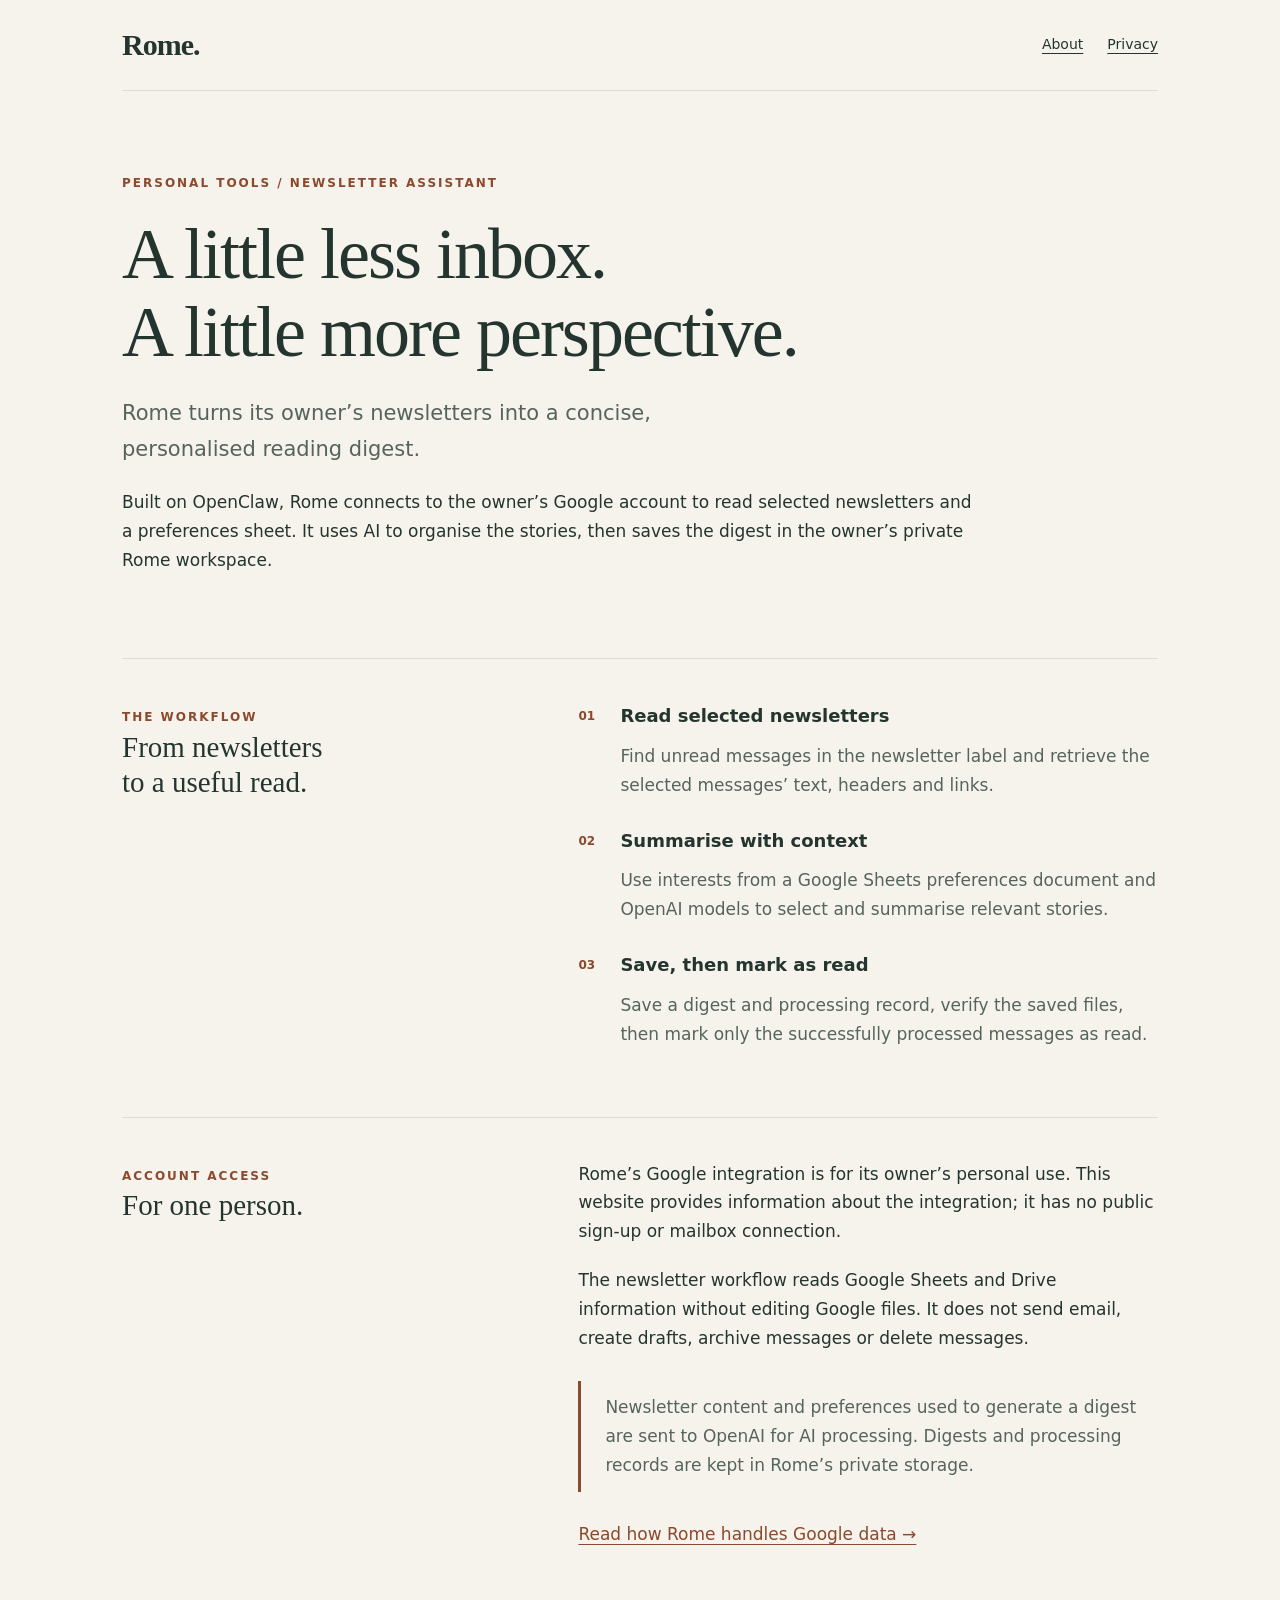
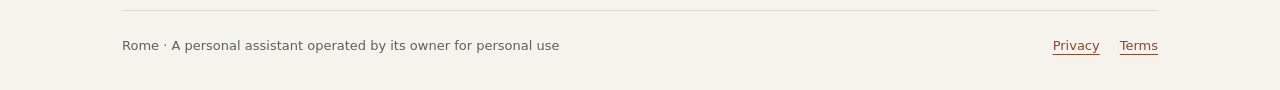
<file: index.html>
<!doctype html>
<html lang="en"><head><meta charset="utf-8"><meta name="viewport" content="width=device-width, initial-scale=1"><title>Rome — Personal newsletter assistant</title><meta name="description" content="A personal newsletter assistant built on OpenClaw. Learn how Rome uses Google account access to create reading digests."><link rel="stylesheet" href="./style.css"></head>
<body><a class="skip" href="#main">Skip to content</a><div class="wrap"><header><a class="brand" href="./">Rome.</a><nav aria-label="Main navigation"><a href="./">About</a><a href="./privacy/">Privacy</a></nav></header><main id="main"><section class="hero"><span class="eyebrow">Personal tools / Newsletter assistant</span><h1>A little less inbox.<br>A little more perspective.</h1><p class="intro">Rome turns its owner’s newsletters into a concise, personalised reading digest.</p><p>Built on OpenClaw, Rome connects to the owner’s Google account to read selected newsletters and a preferences sheet. It uses AI to organise the stories, then saves the digest in the owner’s private Rome workspace.</p></section><section class="split"><div><span class="eyebrow">The workflow</span><h2>From newsletters<br>to a useful read.</h2></div><ol class="steps"><li><h3>Read selected newsletters</h3><p>Find unread messages in the newsletter label and retrieve the selected messages’ text, headers and links.</p></li><li><h3>Summarise with context</h3><p>Use interests from a Google Sheets preferences document and OpenAI models to select and summarise relevant stories.</p></li><li><h3>Save, then mark as read</h3><p>Save a digest and processing record, verify the saved files, then mark only the successfully processed messages as read.</p></li></ol></section><section class="split"><div><span class="eyebrow">Account access</span><h2>For one person.</h2></div><div><p>Rome’s Google integration is for its owner’s personal use. This website provides information about the integration; it has no public sign-up or mailbox connection.</p><p>The newsletter workflow reads Google Sheets and Drive information without editing Google files. It does not send email, create drafts, archive messages or delete messages.</p><div class="note">Newsletter content and preferences used to generate a digest are sent to OpenAI for AI processing. Digests and processing records are kept in Rome’s private storage.</div><p><a href="./privacy/">Read how Rome handles Google data →</a></p></div></section></main><footer><span>Rome · A personal assistant operated by its owner for personal use</span><div><a href="./privacy/">Privacy</a><a href="./terms/">Terms</a></div></footer></div></body></html>
</file>
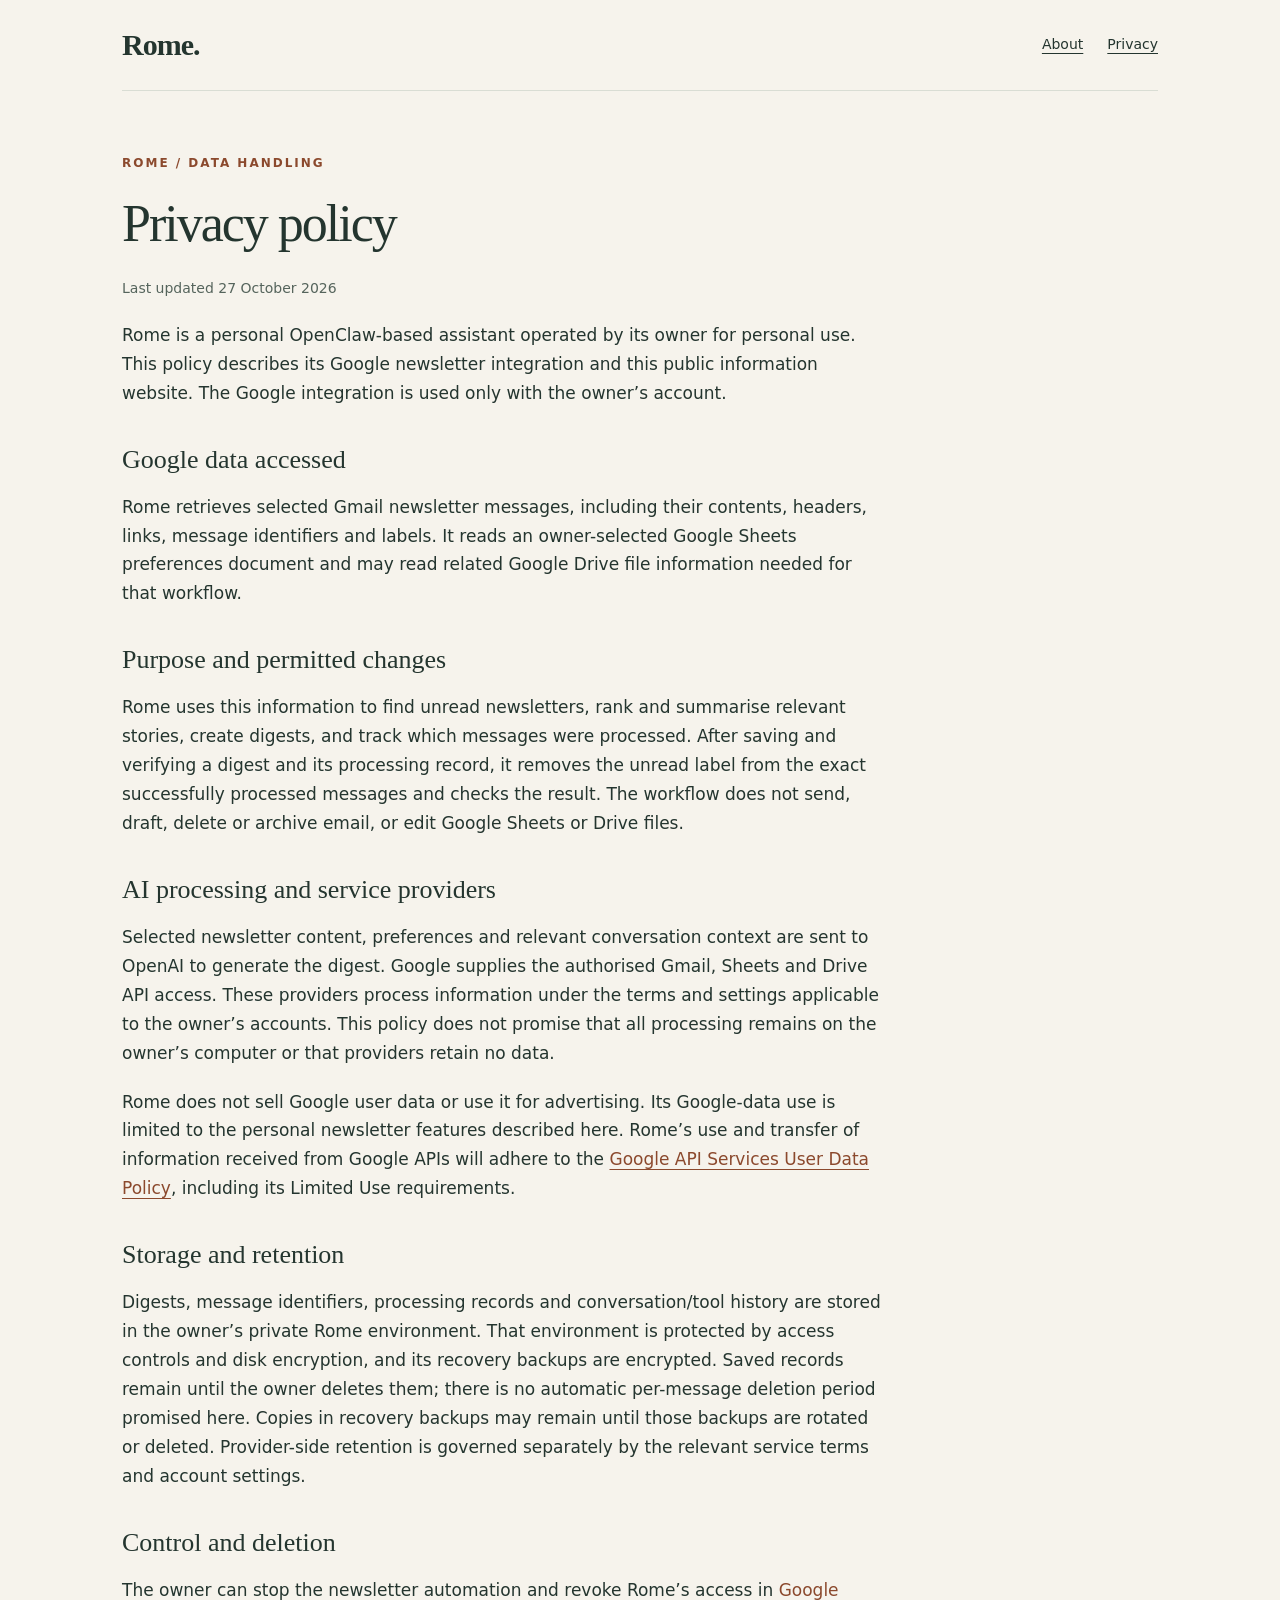
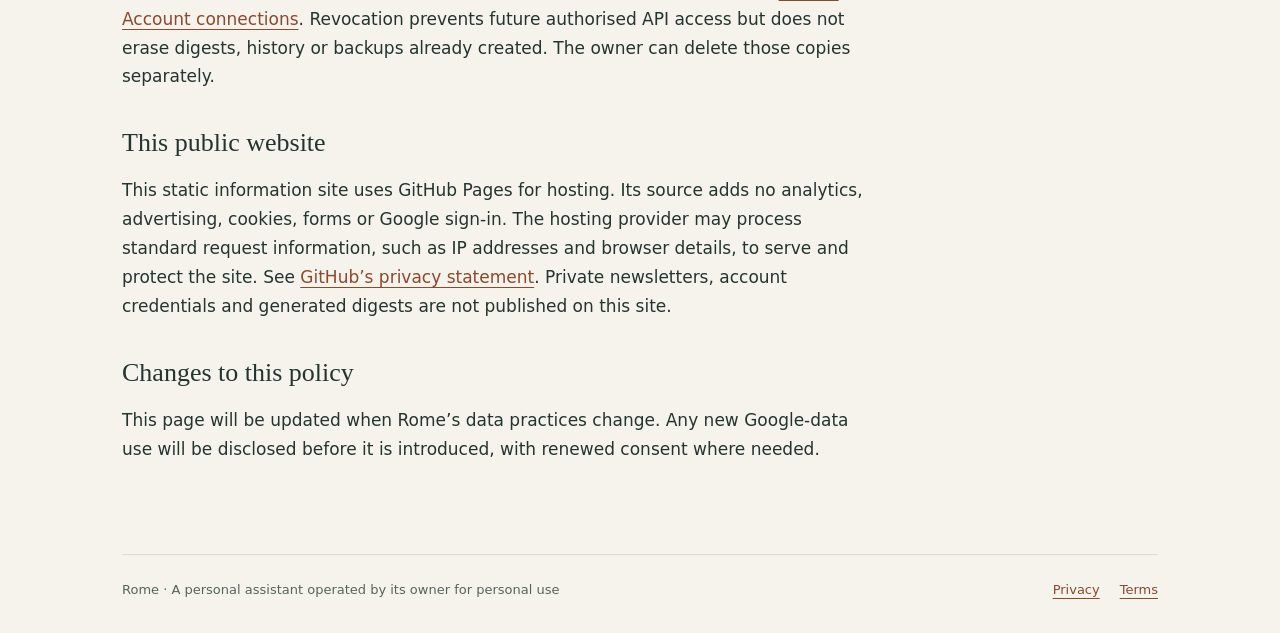
<file: privacy/index.html>
<!doctype html>
<html lang="en"><head><meta charset="utf-8"><meta name="viewport" content="width=device-width, initial-scale=1"><title>Privacy — Rome</title><meta name="description" content="How Rome accesses, uses, stores and shares Google newsletter data."><link rel="stylesheet" href="../style.css"></head>
<body><a class="skip" href="#main">Skip to content</a><div class="wrap"><header><a class="brand" href="../">Rome.</a><nav aria-label="Main navigation"><a href="../">About</a><a href="../privacy/">Privacy</a></nav></header><main id="main" class="document"><span class="eyebrow">Rome / Data handling</span><h1>Privacy policy</h1><p class="date">Last updated 27 October 2026</p><p>Rome is a personal OpenClaw-based assistant operated by its owner for personal use. This policy describes its Google newsletter integration and this public information website. The Google integration is used only with the owner’s account.</p><h2>Google data accessed</h2><p>Rome retrieves selected Gmail newsletter messages, including their contents, headers, links, message identifiers and labels. It reads an owner-selected Google Sheets preferences document and may read related Google Drive file information needed for that workflow.</p><h2>Purpose and permitted changes</h2><p>Rome uses this information to find unread newsletters, rank and summarise relevant stories, create digests, and track which messages were processed. After saving and verifying a digest and its processing record, it removes the unread label from the exact successfully processed messages and checks the result. The workflow does not send, draft, delete or archive email, or edit Google Sheets or Drive files.</p><h2>AI processing and service providers</h2><p>Selected newsletter content, preferences and relevant conversation context are sent to OpenAI to generate the digest. Google supplies the authorised Gmail, Sheets and Drive API access. These providers process information under the terms and settings applicable to the owner’s accounts. This policy does not promise that all processing remains on the owner’s computer or that providers retain no data.</p><p>Rome does not sell Google user data or use it for advertising. Its Google-data use is limited to the personal newsletter features described here. Rome’s use and transfer of information received from Google APIs will adhere to the <a href="https://developers.google.com/terms/api-services-user-data-policy">Google API Services User Data Policy</a>, including its Limited Use requirements.</p><h2>Storage and retention</h2><p>Digests, message identifiers, processing records and conversation/tool history are stored in the owner’s private Rome environment. That environment is protected by access controls and disk encryption, and its recovery backups are encrypted. Saved records remain until the owner deletes them; there is no automatic per-message deletion period promised here. Copies in recovery backups may remain until those backups are rotated or deleted. Provider-side retention is governed separately by the relevant service terms and account settings.</p><h2>Control and deletion</h2><p>The owner can stop the newsletter automation and revoke Rome’s access in <a href="https://myaccount.google.com/connections">Google Account connections</a>. Revocation prevents future authorised API access but does not erase digests, history or backups already created. The owner can delete those copies separately.</p><h2>This public website</h2><p>This static information site uses GitHub Pages for hosting. Its source adds no analytics, advertising, cookies, forms or Google sign-in. The hosting provider may process standard request information, such as IP addresses and browser details, to serve and protect the site. See <a href="https://docs.github.com/en/site-policy/privacy-policies/github-general-privacy-statement">GitHub’s privacy statement</a>. Private newsletters, account credentials and generated digests are not published on this site.</p><h2>Changes to this policy</h2><p>This page will be updated when Rome’s data practices change. Any new Google-data use will be disclosed before it is introduced, with renewed consent where needed.</p></main><footer><span>Rome · A personal assistant operated by its owner for personal use</span><div><a href="../privacy/">Privacy</a><a href="../terms/">Terms</a></div></footer></div></body></html>
</file>
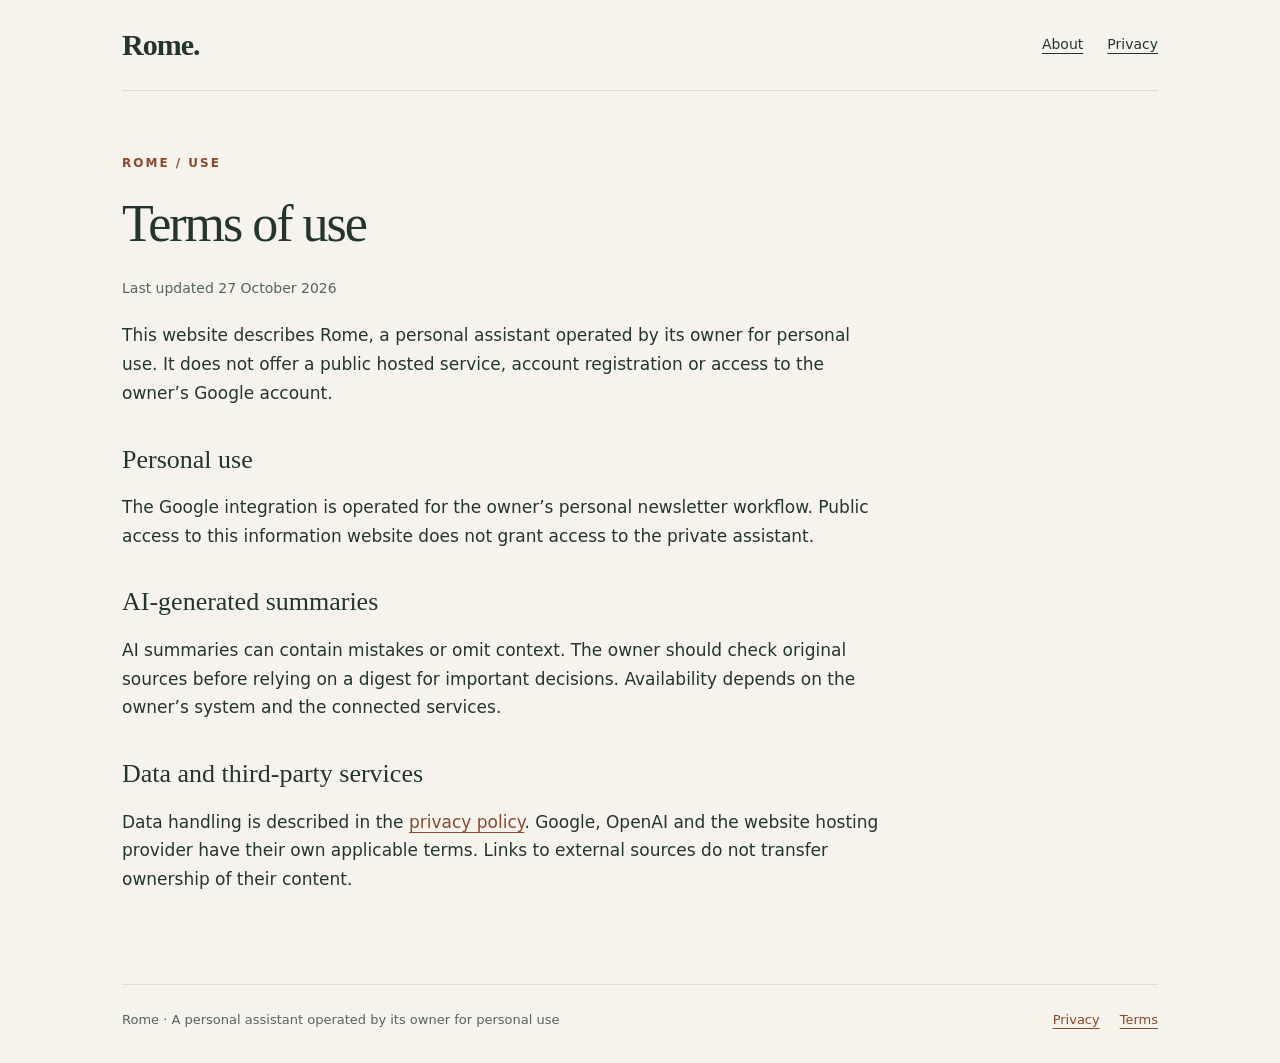
<file: terms/index.html>
<!doctype html>
<html lang="en"><head><meta charset="utf-8"><meta name="viewport" content="width=device-width, initial-scale=1"><title>Terms — Rome</title><meta name="description" content="Use of the Rome information website and personal newsletter integration."><link rel="stylesheet" href="../style.css"></head>
<body><a class="skip" href="#main">Skip to content</a><div class="wrap"><header><a class="brand" href="../">Rome.</a><nav aria-label="Main navigation"><a href="../">About</a><a href="../privacy/">Privacy</a></nav></header><main id="main" class="document"><span class="eyebrow">Rome / Use</span><h1>Terms of use</h1><p class="date">Last updated 27 October 2026</p><p>This website describes Rome, a personal assistant operated by its owner for personal use. It does not offer a public hosted service, account registration or access to the owner’s Google account.</p><h2>Personal use</h2><p>The Google integration is operated for the owner’s personal newsletter workflow. Public access to this information website does not grant access to the private assistant.</p><h2>AI-generated summaries</h2><p>AI summaries can contain mistakes or omit context. The owner should check original sources before relying on a digest for important decisions. Availability depends on the owner’s system and the connected services.</p><h2>Data and third-party services</h2><p>Data handling is described in the <a href="../privacy/">privacy policy</a>. Google, OpenAI and the website hosting provider have their own applicable terms. Links to external sources do not transfer ownership of their content.</p></main><footer><span>Rome · A personal assistant operated by its owner for personal use</span><div><a href="../privacy/">Privacy</a><a href="../terms/">Terms</a></div></footer></div></body></html>
</file>
<file: style.css>
:root{color-scheme:light;--paper:#f6f3ec;--ink:#24352f;--muted:#55645c;--line:#d9ddd4;--accent:#8b492d}*{box-sizing:border-box}body{margin:0;background:var(--paper);color:var(--ink);font:17px/1.7 system-ui,-apple-system,BlinkMacSystemFont,"Segoe UI",sans-serif}a{color:var(--accent);text-underline-offset:4px}a:hover{color:var(--ink)}a:focus-visible{outline:3px solid var(--accent);outline-offset:5px}.wrap{max-width:1100px;margin:auto;padding:0 32px}header{display:flex;justify-content:space-between;align-items:center;gap:24px;padding:28px 0;border-bottom:1px solid var(--line)}.brand{text-decoration:none;color:var(--ink);font:600 30px Georgia,serif;letter-spacing:-1px}nav{display:flex;gap:24px;flex-wrap:wrap;font-size:14px}nav a{color:var(--ink)}.eyebrow{font-size:12px;letter-spacing:2px;text-transform:uppercase;color:var(--accent);font-weight:700}.hero{padding:76px 0 64px;max-width:850px}h1{font:400 clamp(42px,6vw,72px)/1.08 Georgia,serif;letter-spacing:-2px;margin:20px 0 25px}h2{font:400 29px/1.2 Georgia,serif;margin:0 0 18px}h3{font-size:18px;margin:0 0 10px}p{margin:0 0 20px}.intro{font-size:21px;max-width:660px;color:var(--muted)}.split{display:grid;grid-template-columns:1fr 1.5fr;gap:70px;border-top:1px solid var(--line);padding:42px 0}.steps{list-style:none;padding:0;margin:0;counter-reset:step}.steps li{counter-increment:step;position:relative;padding:0 0 26px 42px}.steps li:before{content:'0' counter(step);position:absolute;left:0;color:var(--accent);font-size:12px;font-weight:700;top:5px}.steps p{color:var(--muted);margin:0}.note{border-left:3px solid var(--accent);padding:12px 0 12px 24px;margin:28px 0;color:var(--muted)}.document{max-width:760px;padding:56px 0 70px}.document h1{font-size:52px}.document h2{margin-top:36px;font-size:26px}.document ul{padding-left:22px}.date{color:var(--muted);font-size:14px}footer{border-top:1px solid var(--line);padding:24px 0 32px;display:flex;justify-content:space-between;gap:20px;font-size:13px;color:var(--muted)}footer div{display:flex;gap:20px;flex-wrap:wrap}.skip{position:absolute;left:12px;top:-100px;background:white;padding:10px}.skip:focus{top:8px}@media(max-width:650px){.wrap{padding:0 22px}header{align-items:flex-start}nav{gap:12px}.hero{padding:48px 0 36px}.split{grid-template-columns:1fr;gap:20px;padding:32px 0}.intro{font-size:19px}.document h1{font-size:42px}footer{flex-direction:column}.document{padding-top:38px}}
</file>
